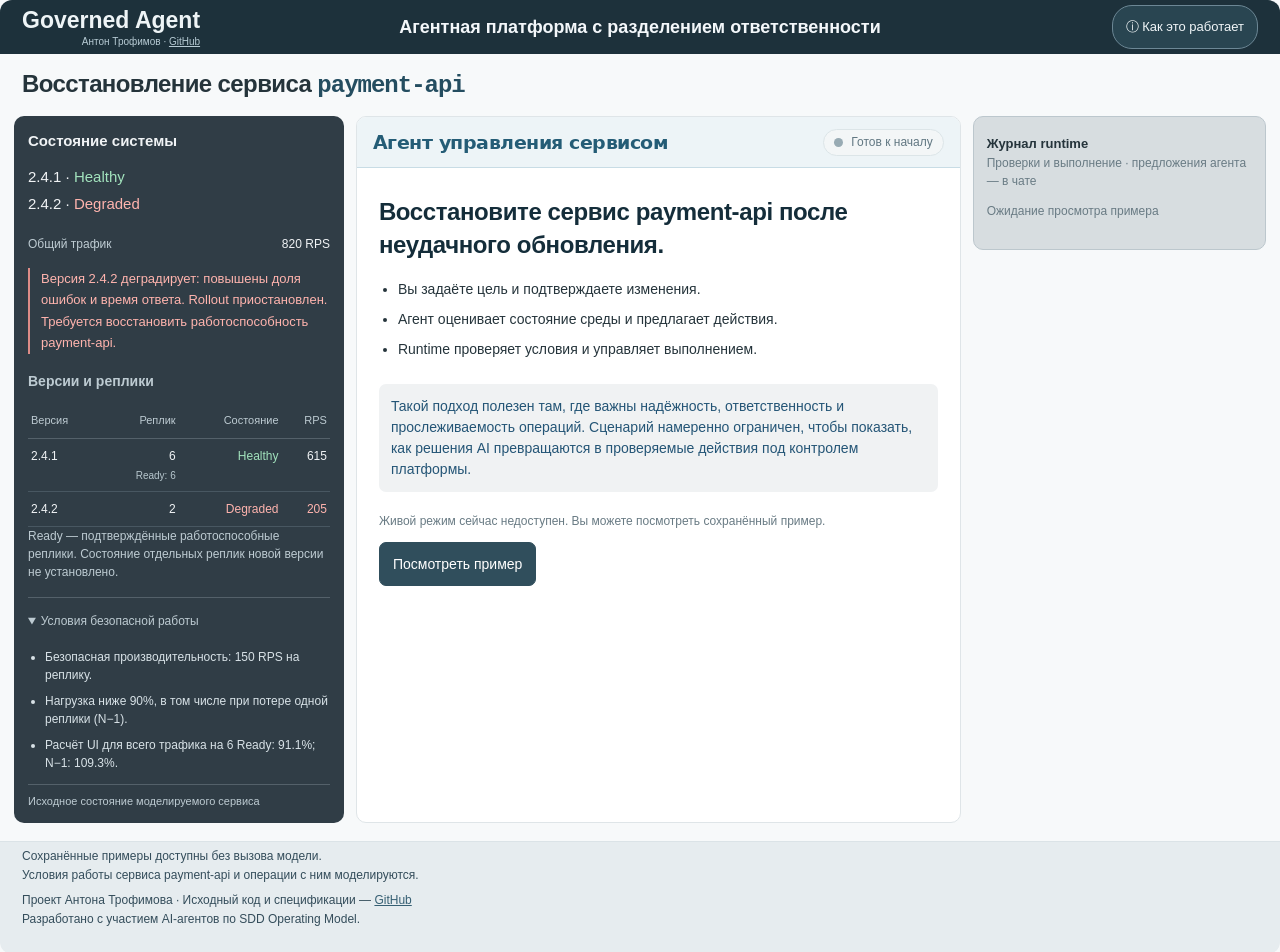
<file: gov-agent/index.html>
<!doctype html><html lang="ru"><head><meta charset="UTF-8"/><meta name="viewport" content="width=device-width, initial-scale=1.0"/><meta name="theme-color" content="#142d36"/><title>Governed Agent — результаты запусков</title>  <script type="module" crossorigin src="./assets/index-LPJ-sM3U.js"></script>
  <link rel="stylesheet" crossorigin href="./assets/index-H6n1h6aP.css">
</head><body><div id="root"></div></body></html>
</file>
<file: gov-agent/assets/index-H6n1h6aP.css>
body>div{max-width:1440px;margin:auto}#operator-workspace{color:#25343b;background:#f2f4f5;border-radius:12px;font:14px/1.5 Segoe UI,Arial,sans-serif;overflow:hidden}#operator-workspace *{box-sizing:border-box}#operator-workspace button,#operator-workspace textarea,#operator-workspace select{font:inherit}#operator-workspace button{cursor:pointer}#operator-workspace button:disabled{cursor:default;opacity:.5}#operator-workspace button:focus-visible,#operator-workspace summary:focus-visible,#operator-workspace textarea:focus-visible,#operator-workspace select:focus-visible{outline-offset:3px;outline:3px solid #6b9eae}#operator-workspace p{margin:0 0 12px}#operator-workspace h2{margin:0;font-size:15px;font-weight:600}#operator-workspace h3{margin:0 0 18px;font-size:19px;font-weight:600;line-height:1.4}#operator-workspace .prototype{color:#52636c;background:#e6ecee;padding:8px 20px;font-size:12px}#operator-workspace .brandbar{color:#eef4f6;background:#1d313b;justify-content:space-between;align-items:center;gap:16px;padding:18px 22px;display:flex}#operator-workspace .brand{font-size:17px;font-weight:600}#operator-workspace .brand small{letter-spacing:2px;color:#a5bcc6;font-size:10px;font-weight:400;display:block}#operator-workspace .context{flex-wrap:wrap;justify-content:space-between;align-items:center;gap:12px;padding:14px 22px;display:flex}#operator-workspace .context span{color:#60747c;font-size:12px}#operator-workspace .workspace{grid-template-columns:minmax(230px,.85fr) minmax(330px,1.6fr) minmax(180px,.7fr);align-items:start;gap:12px;padding:0 14px 18px;display:grid}#operator-workspace .state{color:#f0f3f5;background:#303d46;border-radius:10px;min-width:0;padding:18px 15px}#operator-workspace .subtle{color:#697b84;font-size:12px}#operator-workspace .state .subtle{color:#bdcbd2}#operator-workspace .state-head{justify-content:space-between;align-items:start;gap:12px;margin-bottom:18px;display:flex}#operator-workspace .status-pill{color:#ffe2b1;background:#495151;border-radius:5px;margin-bottom:14px;padding:4px 8px;font-size:11px;display:inline-block}#operator-workspace .state details summary{color:#bdcbd2;cursor:pointer;padding:6px 0;font-size:12px}#operator-workspace table{border-collapse:collapse;font-variant-numeric:tabular-nums;width:100%;margin-top:8px;font-size:12px}#operator-workspace th{color:#bdcbd2;text-align:right;border-bottom:1px solid #54616a;padding:9px 3px;font-size:11px;font-weight:400}#operator-workspace td{text-align:right;vertical-align:top;border-bottom:1px solid #485761;padding:12px 3px}#operator-workspace th:first-child,#operator-workspace td:first-child{text-align:left}#operator-workspace td small{color:#b7c7ce;margin-top:3px;font-size:10px;display:block}#operator-workspace .issue{color:#ffb4ae}#operator-workspace .state dl{margin:18px 0 0;font-size:12px}#operator-workspace .state dl>div{justify-content:space-between;gap:12px;margin:12px 0;display:flex}#operator-workspace dt{color:#bdcbd2}#operator-workspace dd{text-align:right;margin:0}#operator-workspace .state-foot{color:#bdcbd2;border-top:1px solid #54616a;margin-top:18px;padding-top:12px;font-size:11px}#operator-workspace .chat{background:#fff;border:1px solid #dfe5e8;border-radius:10px;min-width:0;overflow:hidden}#operator-workspace .chat-head{border-bottom:1px solid #e7ecee;justify-content:space-between;align-items:center;gap:10px;padding:17px 18px;display:flex}#operator-workspace .chat-head .subtle{margin-top:3px}#operator-workspace .stop-wrap{flex-shrink:0;position:relative}#operator-workspace .stop{background:0 0;border:0;border-radius:50%;place-items:center;width:44px;height:44px;display:grid}#operator-workspace .stop-ring{border:1px solid #d8dfe2;border-radius:50%;place-items:center;width:29px;height:29px;display:grid}#operator-workspace .stop-square{background:#a55b58;border-radius:1px;width:9px;height:9px}#operator-workspace .stop-tip{color:#fff;z-index:2;background:#263841;border-radius:6px;width:180px;padding:7px 10px;font-size:12px;display:none;position:absolute;top:46px;right:0}#operator-workspace .stop-wrap:hover .stop-tip,#operator-workspace .stop-wrap:focus-within .stop-tip{display:block}#operator-workspace .welcome{padding:28px 22px}#operator-workspace .welcome ul{margin:18px 0 24px;padding-left:19px}#operator-workspace .welcome li{margin:9px 0}#operator-workspace .buttons{flex-wrap:wrap;gap:8px;margin-top:18px;display:flex}#operator-workspace .action{color:#29414b;background:#fff;border:1px solid #cad5da;border-radius:7px;min-height:44px;padding:10px 13px}#operator-workspace .primary{color:#fff;background:#304e5c;border-color:#304e5c}#operator-workspace .messages{gap:24px;min-width:0;padding:22px 20px;display:grid}#operator-workspace .author{color:#6b7b84;margin-bottom:7px;font-size:11px}#operator-workspace .user-message{overflow-wrap:anywhere;background:#edf2f4;border-radius:12px 12px 2px;justify-self:end;max-width:93%;padding:12px 15px}#operator-workspace .proposal{border-left:3px solid #d1dde2;margin-top:14px;padding-left:14px}#operator-workspace .proposal strong{margin-bottom:8px;font-weight:600;display:block}#operator-workspace .consent-note{color:#6b7b84;margin:12px 0 0;font-size:11px}#operator-workspace .runtime-message{background:#f3f6f7;border-radius:7px;padding:13px 15px}#operator-workspace .compose{border-top:1px solid #e7ecee;padding:16px 18px}#operator-workspace .suggestion{color:#45616e;text-align:left;background:#f4f7f8;border:1px solid #dbe3e6;border-radius:16px;margin-bottom:10px;padding:7px 11px;font-size:12px}#operator-workspace textarea{resize:vertical;color:#25343b;background:#fff;border:1px solid #cbd7dd;border-radius:8px;width:100%;min-height:82px;padding:12px;font-size:16px;line-height:1.4;display:block}#operator-workspace textarea:disabled{color:#71808a;background:#f4f6f7}#operator-workspace .compose-row{justify-content:space-between;align-items:center;gap:12px;margin-top:10px;display:flex}#operator-workspace .compose-note{color:#6b7b84;margin-top:10px;font-size:11px}#operator-workspace .journal{background:#eaf0f2;border:1px solid #dbe3e7;border-radius:10px;min-width:0;padding:17px 13px}#operator-workspace .journal h2{font-size:13px}#operator-workspace .journal ol{color:#425c68;margin:20px 0 0;padding:0;font:11px/1.6 ui-monospace,Consolas,monospace;list-style:none}#operator-workspace .journal li{overflow-wrap:anywhere;border-bottom:1px solid #d7e1e6;padding:9px 0}#operator-workspace .journal time{color:#70848f;font-size:10px;display:block}#operator-workspace select{color:#29414b;background:#fff;border:1px solid #cad5da;border-radius:7px;width:100%;max-width:100%;min-height:44px;padding:10px}#operator-workspace [hidden]{display:none!important}@media (width<=860px){#operator-workspace .workspace{grid-template-columns:minmax(220px,.85fr) minmax(300px,1.6fr)}#operator-workspace .journal{grid-column:1/-1}}@media (width<=620px){#operator-workspace .workspace{grid-template-columns:minmax(0,1fr);padding:0 10px 14px}#operator-workspace .brandbar{padding:16px}#operator-workspace .context{padding:12px 16px}#operator-workspace .state{padding:14px 16px}#operator-workspace .state-head{margin-bottom:8px}#operator-workspace .status-pill{margin:0 0 8px}#operator-workspace .chat-head{padding:15px}#operator-workspace .welcome,#operator-workspace .messages{padding:20px 16px}#operator-workspace .brandbar>.subtle{display:none}#operator-workspace .journal{grid-column:auto}}#operator-workspace .health-ok{color:#a2e3bd}#operator-workspace .incident-description{color:#edf2f5;margin:18px 0 0;font-size:13px;line-height:1.65}#operator-workspace .chat-head h2{letter-spacing:-.4px;color:#142d3a;font-size:21px;font-weight:700;line-height:1.25}#operator-workspace .agent-controls{align-items:center;gap:5px;margin-top:5px;font-size:12px;display:flex}#operator-workspace .agent-controls .is-active{color:#25784c;font-weight:600}#operator-workspace .agent-controls .is-active:before{content:"";background:#359564;border-radius:50%;width:7px;height:7px;margin-right:6px;display:inline-block}#operator-workspace .welcome h3{color:#142d3a;letter-spacing:-.4px;font-size:24px;font-weight:700;line-height:1.35}#operator-workspace .context strong{color:#183847;font-size:16px}#operator-workspace .stop-tip{left:0;right:auto}#operator-workspace .workspace{grid-template-columns:minmax(258px,1fr) minmax(330px,1.6fr) minmax(165px,.65fr)}@media (width<=880px){#operator-workspace .workspace{grid-template-columns:minmax(250px,1fr) minmax(300px,1.5fr)}#operator-workspace .journal{grid-column:1/-1}}@media (width<=620px){#operator-workspace .workspace{grid-template-columns:minmax(0,1fr)}#operator-workspace .chat-head h2{font-size:20px}#operator-workspace .welcome h3{font-size:22px}}#operator-workspace .brandbar{flex-wrap:wrap;align-items:flex-start;gap:20px;padding:22px}#operator-workspace .platform-concept strong{color:#f3f7fa;font-size:14px;font-weight:600}#operator-workspace .platform-concept ul{color:#c4d4dc;flex-wrap:wrap;gap:5px 18px;margin:9px 0 0;padding:0;font-size:12px;list-style:none;display:flex}#operator-workspace .context{padding-top:22px;padding-bottom:20px}#operator-workspace .context strong{letter-spacing:-.6px;font-size:24px;font-weight:650;line-height:1.3}#operator-workspace .context .service-name{font:inherit;color:#244d60;letter-spacing:-1px;font-family:ui-monospace,Consolas,monospace}#operator-workspace .incident-description{border-left:2px solid #8eabb5;padding-left:11px}#operator-workspace .incident-error{color:#ffb4ae;border-left-color:#dd8c87}#operator-workspace .incident-pending{color:#f2d39a;border-left-color:#ba9a5b}#operator-workspace .incident-resolved{color:#a2e3bd;border-left-color:#70ae8d}#operator-workspace .page-notes{color:#62737e;border-top:1px solid #dbe3e7;padding:16px 22px 20px;font-size:11px}#operator-workspace .page-notes p{margin:0 0 5px}@media (width<=620px){#operator-workspace .context strong{font-size:21px}#operator-workspace .platform-concept ul{display:block}#operator-workspace .platform-concept li{margin-top:3px}}#operator-workspace .platform-concept{max-width:560px}#operator-workspace .responsibility-line{color:#c4d4dc;text-wrap:pretty;margin:8px 0 0;font-size:12px;line-height:1.65}#operator-workspace .chat-head{background:#edf4f7;border-bottom:1px solid #c8dce5}#operator-workspace .chat-head h2{color:#245c76;font-style:italic;font-weight:650}#operator-workspace .chat-head .agent-service{color:#245c76;letter-spacing:-.3px;margin-top:6px;font:500 18px/1.4 ui-monospace,Consolas,monospace}#operator-workspace .workspace{align-items:stretch}#operator-workspace .journal{align-self:start}#operator-workspace .agent-controls{gap:7px;font-size:14px}#operator-workspace #gov-status{color:#4d6471}#operator-workspace #gov-status.is-active{color:#25784c}#operator-workspace .stop-ring{background:#fff;border-color:#caa4a1}#operator-workspace .stop-square{background:#b65c55;width:10px;height:10px}#operator-workspace .stop:disabled{opacity:.72}#operator-workspace .stop:not(:disabled):hover .stop-ring{background:#fff7f6;border-color:#b65c55}#operator-workspace .chat-head{padding:16px 22px}#operator-workspace .page-notes{color:#344d5b;background:#e6ecef;font-size:12px;line-height:1.6}#operator-workspace .page-notes p{color:#344d5b}#operator-workspace .mobile-state-summary{display:none}#operator-workspace .total-traffic{margin:12px 0 16px}#operator-workspace .total-traffic>div{margin:0}#operator-workspace .incident-description{margin:15px 0}#operator-workspace .conditions{border-top:1px solid #54616a;margin-top:16px;padding-top:8px}#operator-workspace .conditions ul{color:#d8e2e7;padding-left:17px;font-size:12px}#operator-workspace .conditions li{margin:8px 0}#operator-workspace .choose-mode{color:#253f4c;margin:22px 0 10px;font-size:17px;font-weight:600}#operator-workspace .welcome .buttons{margin-top:0}#operator-workspace .suggestion{max-width:100%;display:block}@media (width>=621px){#operator-workspace #gov-state-details>summary{display:none}}@media (width<=620px){#operator-workspace{font-size:16px;line-height:1.5}#operator-workspace .mobile-state-summary{gap:5px;margin:12px 0;font-size:15px;display:grid}#operator-workspace .state dl{font-size:15px}#operator-workspace .state h2{font-size:17px}#operator-workspace .state table,#operator-workspace .state th{font-size:14px}#operator-workspace .state details summary{padding:12px 0;font-size:14px}#operator-workspace .incident-description{font-size:15px;line-height:1.5}#operator-workspace .subtle,#operator-workspace .state .subtle,#operator-workspace .author,#operator-workspace .compose-note,#operator-workspace .consent-note,#operator-workspace .prototype,#operator-workspace .responsibility-line,#operator-workspace .conditions ul,#operator-workspace .page-notes{font-size:13px;line-height:1.5}#operator-workspace .action,#operator-workspace .suggestion,#operator-workspace .agent-controls{font-size:15px}#operator-workspace .status-pill{font-size:13px}#operator-workspace .journal ol{font-size:13px;line-height:1.5}#operator-workspace .journal time{font-size:12px}#operator-workspace .choose-mode{font-size:18px}}#operator-workspace .mobile-state-summary{gap:5px;margin:12px 0;font-size:14px;display:grid}#operator-workspace #gov-state-details>summary{display:list-item}@media (width<=620px){#operator-workspace .mobile-state-summary{font-size:15px}}body{background:#f2f4f5;margin:0}#operator-workspace{max-width:1440px;margin:auto}#operator-workspace .brand{color:inherit;text-decoration:none}#operator-workspace h1{letter-spacing:-.6px;margin:0;font-size:26px;line-height:1.35}#operator-workspace .service-name{color:#244d60;font-family:ui-monospace,Consolas,monospace}#operator-workspace .run-picker{max-width:560px;padding:0 14px 16px}#operator-workspace .run-picker label{margin-bottom:6px;display:block}#operator-workspace .version-summary{font-size:15px;line-height:1.8}#operator-workspace .messages{flex-direction:column;gap:16px;max-height:600px;display:flex;overflow:auto}#operator-workspace .messages p{white-space:pre-wrap;overflow-wrap:anywhere}#operator-workspace .source{overflow-wrap:anywhere;color:#637883;font-size:11px;display:block}#operator-workspace .tool-name{overflow-wrap:anywhere;margin-bottom:8px;display:block}#operator-workspace .replay-note,#operator-workspace .playback{background:#f3f6f7;padding:12px 20px;font-size:13px}#operator-workspace .report{background:#fff;border-radius:10px;margin:0 14px 20px;padding:18px}#operator-workspace pre{white-space:pre-wrap;overflow-wrap:anywhere;font-size:13px}#operator-workspace .table-scroll{overflow-x:auto}#operator-workspace .empty{padding:30px}#operator-workspace .outcome{border-top:1px solid #d3dfe4;padding-top:18px}#operator-workspace .choose-mode{font-size:18px}@media (width<=620px){#operator-workspace{font-size:16px}#operator-workspace h1{font-size:22px}#operator-workspace .subtle,#operator-workspace .source,#operator-workspace .author{font-size:13px}#operator-workspace table,#operator-workspace th,#operator-workspace .state details summary{font-size:14px}#operator-workspace .messages{max-height:70vh}#operator-workspace .suggestion{font-size:14px}}#operator-workspace .run-picker{max-width:650px;margin-left:32%}#operator-workspace .replaying .chat,#operator-workspace .replaying .journal{flex-direction:column;height:760px;min-height:480px;max-height:85vh;display:flex}#operator-workspace .replaying .messages{flex:1;min-height:0;max-height:none;overflow:auto}#operator-workspace .replaying .journal ol{flex:1;min-height:0;margin-top:10px;overflow:auto}#operator-workspace .chat-head,#operator-workspace .playback,#operator-workspace .replay-note{flex-shrink:0}#operator-workspace .translation-note{color:#637883;flex-shrink:0;margin:0;padding:12px 20px;font-size:12px}#operator-workspace .event-details{overflow-wrap:anywhere;margin-top:8px;font-size:13px}#operator-workspace .event-details summary{cursor:pointer;color:#45616e}#operator-workspace .event-details ul{padding-left:18px}#operator-workspace .event-details li{margin:8px 0}#operator-workspace .versions h3{color:#bdcbd2;margin:18px 0 4px;font-size:14px}#operator-workspace .value-changed{color:#172b36;background:#e4cf79;border-radius:3px;outline:2px solid #e4cf79;animation:1.5s ease-out state-emphasis}@keyframes state-emphasis{0%{box-shadow:0 0 0 5px #e4cf7966}to{box-shadow:0 0 #0000}}@media (prefers-reduced-motion:reduce){#operator-workspace .value-changed{animation:none}}@media (width<=880px){#operator-workspace .replaying .journal{height:360px;min-height:240px}}@media (width<=620px){#operator-workspace .run-picker{margin-left:0}#operator-workspace .translation-note{font-size:13px}#operator-workspace .replaying .chat{height:740px;max-height:none}#operator-workspace .versions h3{font-size:15px}}#operator-workspace .summary-label{margin-top:-5px;margin-bottom:16px}#operator-workspace .original-label{margin-bottom:7px}#operator-workspace .recorded-decision{margin-bottom:14px}#operator-workspace .recorded-decision .buttons{margin-top:6px}#operator-workspace .recorded-decision .selected-decision:disabled{opacity:1;color:#285d40;background:#e1eee7;border-color:#749d87}#operator-workspace .compact-state{display:none}#operator-workspace .value-changed{animation-duration:2s}#operator-workspace .help-trigger{color:#f1f6f8;background:#294551;border:1px solid #6c8795;border-radius:20px;align-items:center;min-height:44px;margin-top:10px;padding:6px 13px;font-size:13px;display:inline-flex}#operator-workspace .help-trigger:hover{background:#365967}#operator-workspace .about-dialog{color:#25343b;background:#fff;border:1px solid #cad6dc;border-radius:16px;width:min(640px,100% - 32px);max-height:85dvh;padding:25px;line-height:1.6;overflow:auto}#operator-workspace .about-dialog::backdrop{background:#142d3680}#operator-workspace .about-dialog h2{clear:both;margin:14px 0;font-size:24px;line-height:1.3}#operator-workspace .about-dialog h3{margin:20px 0 10px;font-size:18px}#operator-workspace .about-dialog li{margin:10px 0}#operator-workspace .close-help{float:right}#operator-workspace .about-notes{color:#536975;border-top:1px solid #dbe3e7;padding-top:16px;font-size:13px}@media (width<=620px){#operator-workspace{overflow:visible}#operator-workspace .replaying .chat{height:auto;min-height:0;max-height:none;display:block;overflow:visible}#operator-workspace .replaying .messages{height:auto;max-height:none;display:flex;overflow:visible}#operator-workspace .compact-state{z-index:5;color:#eef4f6;background:#354750;border-radius:8px 8px 0 0;padding:10px 15px;font-size:12px;line-height:1.5;text-decoration:none;display:block;position:sticky;top:0;box-shadow:0 2px 6px #15283226}#operator-workspace .compact-state span,#operator-workspace .compact-state strong{display:block}#operator-workspace .messages article{scroll-margin-top:100px}#operator-workspace .playback{z-index:4;padding:8px 12px;position:sticky;bottom:0;box-shadow:0 -2px 6px #15283218}#operator-workspace .playback .buttons{gap:6px}#operator-workspace .playback .action{padding:8px 10px;font-size:14px}#operator-workspace .about-dialog{border-radius:18px 18px 0 0;width:100%;max-width:none;max-height:90dvh;margin:auto 0 0;padding:20px}}#operator-workspace .brandbar{grid-template-columns:minmax(220px,.7fr) minmax(0,1.8fr);align-items:center;gap:24px;padding:24px;display:grid}#operator-workspace .brand{color:#eef4f6;font-size:26px;text-decoration:none}#operator-workspace .brand small{font-size:12px}#operator-workspace .platform-concept{grid-template-columns:minmax(0,1fr) auto;align-items:center;gap:8px 18px;max-width:none;display:grid}#operator-workspace .platform-concept strong{text-align:center;grid-area:1/1;font-size:20px;line-height:1.35}#operator-workspace .help-trigger{white-space:nowrap;grid-area:1/2/3;align-self:center;margin:0}#operator-workspace .responsibility-line{text-align:center;grid-area:2/1;margin:0;font-size:14px}#operator-workspace .value-explanation{color:#245576;font-weight:500}#operator-workspace .scenario-note{color:#304c5b;background:#e8eef1;border-left:3px solid #758e9c;border-radius:5px;margin:0 14px 16px;padding:12px 16px}#operator-workspace .scenario-note p{margin:5px 0 0}#operator-workspace .failure-status{color:#ad3434}#operator-workspace .project-credit{margin-top:14px}#operator-workspace .project-credit a{color:#365f73}#operator-workspace .messages article{flex-shrink:0}@media (width>=1200px){#operator-workspace .workspace{grid-template-columns:minmax(290px,.9fr) minmax(400px,1.65fr) minmax(240px,.8fr)}}@media (width<=1000px){#operator-workspace .platform-concept strong{font-size:17px}#operator-workspace .brandbar{grid-template-columns:minmax(180px,.6fr) minmax(0,1.8fr)}}@media (width<=620px){#operator-workspace .brandbar{gap:16px;padding:16px;display:flex}#operator-workspace .brand{font-size:22px}#operator-workspace .brand small{font-size:11px}#operator-workspace .platform-concept{flex-wrap:wrap;gap:10px;display:flex}#operator-workspace .platform-concept strong{font-size:14px}#operator-workspace .responsibility-line{order:1;width:100%;font-size:12px}#operator-workspace .workspace{padding-left:16px;padding-right:16px}#operator-workspace .replaying .chat{height:100svh;min-height:32rem;max-height:none;display:flex;overflow:visible}#operator-workspace .replaying .messages{flex:1;gap:12px;height:auto;min-height:0;padding:12px;font-size:14px;overflow:auto}#operator-workspace .compact-state{z-index:5;flex-shrink:0;position:sticky;top:0}#operator-workspace .compact-state span span,#operator-workspace .compact-state strong span{display:inline}#operator-workspace .playback{position:static}#operator-workspace .replay-note,#operator-workspace .translation-note{padding:8px 12px;font-size:12px}#operator-workspace .about-dialog{padding:18px;font-size:15px;line-height:1.5}#operator-workspace .about-dialog h2{font-size:22px}#operator-workspace .about-dialog h3{margin:16px 0 8px;font-size:17px}#operator-workspace .about-dialog li{margin:8px 0}#operator-workspace .replaying .chat-head{padding:10px 14px}#operator-workspace .replaying .chat-head h2{font-size:18px}#operator-workspace .replaying .agent-controls{margin-top:3px;font-size:13px}#operator-workspace .replaying .replay-note,#operator-workspace .replaying .translation-note{padding:6px 12px;line-height:1.4}#operator-workspace .replaying .messages .summary-label{margin-bottom:12px}}body,#operator-workspace{background:#f7f9fa}#operator-workspace .brandbar{grid-template-columns:minmax(220px,1fr) minmax(0,2.6fr) minmax(220px,1fr)}#operator-workspace .platform-concept{text-align:center;min-width:0;display:block}#operator-workspace .platform-concept strong{display:block}#operator-workspace .responsibility-line{margin:8px 0 0}#operator-workspace .help-trigger{grid-area:1/3;place-self:center end}#operator-workspace .value-explanation{background:#f0f2f3;border-radius:8px;padding:12px 14px}#operator-workspace .journal{background:#d7dde0;border-color:#bcc7cd}#operator-workspace .journal li{border-bottom-color:#bcc7cd}#operator-workspace .runtime-message{background:#f0f3f5;border:1px solid #e2e8ec}#operator-workspace .user-message{background:#e7eff4;border:1px solid #d6e2ea}#operator-workspace .scenario-note{background:#d6e0e7;border-left-color:#607b8c;gap:14px;display:flex}#operator-workspace .scenario-symbol{border:2px solid #496678;border-radius:50%;flex:0 0 28px;place-items:center;height:28px;margin-top:2px;font-weight:700;display:grid}#operator-workspace .run-summary{max-height:32vh;padding:10px 0;font-size:13px;overflow:auto}#operator-workspace .run-summary p{margin:6px 0}#operator-workspace .run-summary small{color:#536975}@media (width>=621px) and (width<=1000px){#operator-workspace .brandbar{grid-template-columns:1fr auto;gap:16px}#operator-workspace .platform-concept{grid-area:2/1/auto/-1}#operator-workspace .help-trigger{grid-area:1/2}}@media (width<=620px){#operator-workspace .brandbar{justify-content:space-between;display:flex}#operator-workspace .platform-concept{order:2;width:100%}#operator-workspace .help-trigger{order:1}#operator-workspace .replaying .messages{font-size:12px}#operator-workspace .messages .subtle,#operator-workspace .messages .source,#operator-workspace .messages .author,#operator-workspace .messages .event-details{font-size:11px}#operator-workspace .translation-note,#operator-workspace .replaying .translation-note{padding:7px 12px;font-size:11px;line-height:1.4}}#operator-workspace .event-counter{flex-wrap:wrap;align-items:center;gap:6px;display:flex}#operator-workspace .event-help{display:contents}#operator-workspace .event-help summary{cursor:pointer;color:#36596b;justify-content:center;align-items:center;min-width:32px;min-height:28px;font-size:16px;list-style:none;display:inline-flex}#operator-workspace .event-help summary::-webkit-details-marker{display:none}#operator-workspace .event-help .run-summary{flex-basis:100%}#operator-workspace .summary-heading{justify-content:space-between;align-items:center;gap:12px;display:flex}#operator-workspace .close-event-help{flex:none}#operator-workspace .playback{padding-top:6px;padding-bottom:8px}#operator-workspace .playback .buttons{margin-top:4px}#operator-workspace .live-input{border-top:1px solid #d8e1e6;padding:12px 18px}#operator-workspace .live-input label{margin-bottom:6px;display:block}#operator-workspace .live-input textarea{resize:vertical;width:100%;min-height:76px;font:inherit;border:1px solid #aabac4;border-radius:8px;margin-bottom:8px;padding:10px;display:block}#operator-workspace .live-input small{color:#526875;margin-top:8px;display:block}#operator-workspace .live-suggestions{flex-wrap:wrap;gap:6px;margin-bottom:12px;display:flex}#operator-workspace .live-suggestions .action{text-align:left;padding:6px 9px;font-size:12px}#operator-workspace .live-stop{color:#aa4242;cursor:pointer;background:0 0;border:1px solid #c48e8e;border-radius:50%;width:40px;height:40px;margin-left:8px}#operator-workspace .live-workspace .messages{overscroll-behavior:auto;height:54vh;min-height:260px;overflow-y:auto}#operator-workspace .live-workspace .journal ol{max-height:65vh;overflow-y:auto}@media (width<=620px){#operator-workspace .live-workspace .messages{height:55svh;min-height:220px;margin:0 8px;font-size:12px}#operator-workspace .live-input{padding:10px 16px}}#operator-workspace .messages{align-content:start}#operator-workspace .messages .user-message{text-align:left;background:#f6ecef;border:1px solid #eadde2;place-self:flex-end end;width:97%;max-width:97%;margin-left:3%}#operator-workspace .messages .agent-message{overflow-wrap:anywhere;background:#e7f0f5;border:1px solid #d7e4ed;border-radius:9px;place-self:flex-start start;width:97%;margin-right:3%;padding:13px 15px}#operator-workspace .messages .runtime-message{overflow-wrap:anywhere;background:#f0f3f4;border:1px solid #e2e8eb;place-self:flex-start start;width:97%;margin-right:3%}#operator-workspace .live-navigation{flex-wrap:wrap;align-items:center;gap:8px;padding:0 14px 12px;display:flex}#operator-workspace .live-navigation small{color:#536b78}#operator-workspace .simulator-label{color:#536b78;margin-left:auto;font-size:12px}#operator-workspace .admission-notice{color:#864c4c;overflow-wrap:anywhere;background:#f7ecec;border-left:3px solid #bc8585;border-radius:4px;flex-basis:100%;margin:0;padding:8px 12px}#operator-workspace .live-workspace .chat{flex-direction:column;height:clamp(500px,100svh - 220px,900px);min-height:0;max-height:none;display:flex;overflow:hidden}#operator-workspace .live-workspace .chat-head,#operator-workspace .live-input{flex-shrink:0}#operator-workspace .live-workspace .messages{flex:1;gap:14px;height:auto;min-height:100px;padding:14px;overflow:auto}#operator-workspace .live-workspace .journal{flex-direction:column;max-height:clamp(500px,100svh - 220px,900px);display:flex}#operator-workspace .live-workspace .journal ol{min-height:0;max-height:none;overflow:auto}#operator-workspace .live-input textarea{min-height:56px;max-height:120px}#operator-workspace .inactive-composer textarea{resize:none;color:#526d7c;opacity:1;background:#f4f7f8;min-height:52px;margin:0;font-size:13px;font-style:italic;line-height:1.5}#operator-workspace .compose-actions{align-items:center;gap:12px;display:flex}#operator-workspace .compose-actions small{margin:0}#operator-workspace .confirmation-actions .buttons{margin-top:8px;margin-bottom:8px}#operator-workspace .decision-choice{color:#286447;background:#e6f0e9;border:1px solid #b8cec0;border-radius:6px;margin-bottom:8px;padding:5px 9px;display:inline-block}#operator-workspace .decision-choice.rejected{color:#854850;background:#f4e5e8;border-color:#d8b7be}#operator-workspace .empty-dialog{color:#536b78;font-size:13px}@media (width>=621px) and (height<=900px){#operator-workspace .brandbar{padding-top:12px;padding-bottom:12px}#operator-workspace .context{padding-top:10px;padding-bottom:10px}#operator-workspace .context h1{margin:4px 0;font-size:24px}#operator-workspace .chat-head{padding:12px 16px}#operator-workspace .state{padding:14px}#operator-workspace .state-head{margin-bottom:10px}#operator-workspace .state td{padding:8px 3px}#operator-workspace .state-foot{margin-top:10px;padding-top:8px}#operator-workspace .live-input{padding:8px 14px}#operator-workspace .live-suggestions{margin-bottom:6px}}@media (width<=620px){#operator-workspace .live-navigation{padding:0 10px 10px}#operator-workspace .simulator-label{flex-basis:100%;margin-left:0}#operator-workspace .live-workspace .chat{height:85svh;min-height:480px;overflow:visible}#operator-workspace .live-workspace .messages{height:auto;min-height:100px;margin:0 8px;font-size:12px}#operator-workspace .live-workspace .journal{max-height:65svh}#operator-workspace .live-workspace .compact-state{flex-shrink:0}#operator-workspace .live-input{padding:8px 14px}#operator-workspace .inactive-composer textarea{font-size:12px}}@font-face{font-family:Workspace Heading;src:url(./DejaVuSans-Bold-CzwkHTd-.woff)format("woff");font-weight:700;font-style:normal;font-display:swap}#operator-workspace .chat-head h2{letter-spacing:-.5px;font-family:Workspace Heading,Segoe UI,sans-serif;font-style:normal;font-weight:700}#operator-workspace .actor-label{color:#273b46;background:#dce4e8;border-radius:5px;padding:2px 6px;font-weight:600;display:inline-block}#operator-workspace .agent-message .actor-label{background:#d4e4ed}#operator-workspace .user-message .actor-label{background:#ead9e0}#operator-workspace .task-toolbar{flex-wrap:wrap;align-items:center;gap:14px;padding:14px;display:flex}#operator-workspace .task-toolbar h1{font-size:24px}#operator-workspace .live-toolbar h1{padding-top:6px}#operator-workspace .task-toolbar .live-navigation{flex:1;justify-content:flex-end;padding:0}#operator-workspace .task-toolbar .simulator-label{text-align:right;flex-basis:100%}#operator-workspace .task-toolbar .run-picker{min-width:0;max-width:none;margin:0;padding:0}#operator-workspace .task-toolbar .run-picker label{margin-bottom:3px;font-size:12px}@media (width>=881px){#operator-workspace .brandbar{grid-template-columns:minmax(180px,1fr) minmax(0,2.6fr) minmax(180px,1fr);gap:14px;padding:12px 22px}#operator-workspace .brand{font-size:23px}#operator-workspace .brand small,#operator-workspace.working-mode .responsibility-line{display:none}#operator-workspace .platform-concept{grid-area:1/2}#operator-workspace .help-trigger{grid-area:1/3}#operator-workspace .platform-concept strong{font-size:18px}#operator-workspace .workspace.replaying{align-items:stretch}#operator-workspace .replaying .chat,#operator-workspace .replaying .journal{align-self:stretch;height:auto;min-height:0;max-height:none;position:relative}#operator-workspace .replaying .messages,#operator-workspace .replaying .journal ol{flex:1 1 0;height:0;min-height:120px;max-height:none;overflow:auto}#operator-workspace .replaying .state{min-height:660px}#operator-workspace .chat-head{padding:12px 16px}#operator-workspace .chat-head>div{flex-wrap:wrap;justify-content:space-between;align-items:center;gap:12px;width:100%;display:flex}#operator-workspace .chat-head h2{font-size:19px}#operator-workspace .agent-controls{flex-shrink:0;margin:0 0 0 auto;font-size:13px}#operator-workspace .messages{gap:10px;padding:12px 14px;font-size:13px}#operator-workspace .messages article{padding:10px 12px}#operator-workspace .messages p{margin-bottom:8px}#operator-workspace .messages p:last-child{margin-bottom:0}#operator-workspace .messages .author,#operator-workspace .messages .event-details,#operator-workspace .messages summary{font-size:12px}#operator-workspace .messages .author{margin-bottom:6px}#operator-workspace .messages .summary-label{margin-top:0;margin-bottom:8px}#operator-workspace .messages .original-label{margin-bottom:4px}#operator-workspace .recorded-decision{margin-bottom:6px}#operator-workspace .outcome{padding-top:12px}#operator-workspace .outcome h3{margin-bottom:6px}#operator-workspace .playback{flex-wrap:wrap;justify-content:space-between;align-items:center;gap:10px;display:flex;position:relative}#operator-workspace .playback .buttons{order:0;margin:0}#operator-workspace .event-counter{order:1;margin-left:auto}#operator-workspace .event-help .run-summary{z-index:6;background:#f3f6f7;border:1px solid #cad5da;border-radius:8px;width:min(460px,100% - 16px);padding:12px 14px;position:absolute;bottom:100%;right:8px;box-shadow:0 3px 12px #20364220}#operator-workspace .demo-toolbar{grid-template-columns:minmax(258px,1fr) minmax(330px,1.6fr) minmax(165px,.65fr);gap:12px;display:grid}#operator-workspace .demo-toolbar h1{font-size:21px}#operator-workspace .demo-toolbar .run-picker{grid-column:2}}@media (width>=1200px){#operator-workspace .demo-toolbar{grid-template-columns:minmax(290px,.9fr) minmax(400px,1.65fr) minmax(240px,.8fr)}}@media (width<=880px){#operator-workspace .task-toolbar .run-picker{width:100%}#operator-workspace .task-toolbar .live-navigation{flex-basis:100%;justify-content:flex-start}#operator-workspace .task-toolbar .simulator-label{text-align:left}}@media (width<=620px){#operator-workspace .task-toolbar h1{font-size:22px}}#task-heading{scroll-margin-top:12px}#operator-workspace .owner-return{background:#e8f0f3;border:1px solid #cedce2;border-radius:8px;flex-wrap:wrap;justify-content:space-between;align-items:center;gap:12px;margin:0 14px 12px;padding:8px 12px;font-size:13px;display:flex}#operator-workspace .live-workspace .live-navigation{border-top:1px solid #e7ecee;flex-wrap:wrap;flex-shrink:0;justify-content:flex-end;align-items:center;gap:8px;padding:8px 14px;display:flex}#operator-workspace .live-navigation small{color:#647b88;font-size:11px;font-style:italic}#operator-workspace .journal .simulator-label{color:#526975;margin:5px 0 8px;font-size:11px;line-height:1.4;display:block}@media (width>=881px){#operator-workspace .workspace.replaying{height:clamp(620px,100svh - 100px,780px);padding-bottom:14px}#operator-workspace .replaying .state,#operator-workspace .replaying .chat,#operator-workspace .replaying .journal{height:100%;min-height:0;max-height:100%;overflow:auto}#operator-workspace .replaying .chat,#operator-workspace .replaying .journal{overflow:hidden}#operator-workspace .replaying .state{padding:12px 14px}#operator-workspace .replaying .state-head{margin-bottom:10px}#operator-workspace .replaying .incident-description{height:126px;margin:10px 0;font-size:13px;line-height:1.5;overflow:auto}#operator-workspace .replaying .state-foot{margin-top:10px;padding-top:8px}#operator-workspace .replaying td{padding-top:8px;padding-bottom:8px}#operator-workspace .replaying .state h3{margin-bottom:8px}#operator-workspace .chat-head>div,#operator-workspace .agent-controls{min-height:32px}#operator-workspace .live-stop{width:28px;min-width:28px;height:28px;margin-left:2px;padding:0;font-size:11px}#operator-workspace .live-toolbar h1{padding-top:0}#operator-workspace .task-toolbar{padding-top:10px;padding-bottom:10px}#operator-workspace .live-input{padding-top:8px;padding-bottom:8px}}@media (width<=620px){#operator-workspace .live-stop{flex-shrink:0;width:44px;height:44px}#operator-workspace .live-navigation small{flex-basis:100%}}@media (width>=881px){#operator-workspace .live-workspace .agent-controls{padding-right:36px;position:relative}#operator-workspace .live-workspace .live-stop{position:absolute;top:2px;right:0}}#operator-workspace .text-link{color:#315c72;text-underline-offset:3px;font-size:inherit;cursor:pointer;background:0 0;border:0;padding:4px 0;text-decoration:underline}#operator-workspace .owner-status{color:#536b78;flex-wrap:wrap;align-items:center;gap:8px 16px;margin-top:10px;font-size:13px;display:flex}#operator-workspace .owner-access{border-top:1px solid #dce5e9;flex-wrap:wrap;flex-shrink:0;justify-content:space-between;align-items:center;gap:10px;padding:8px 14px;font-size:12px;display:flex}#operator-workspace .welcome .value-explanation{border-radius:7px;margin:12px 0 20px;padding:12px;font-size:14px;line-height:1.5}#operator-workspace [data-highlight=true]{outline-offset:-2px;outline:2px solid #c7a44a;box-shadow:inset 0 0 0 9999px #ffe7a03b}#operator-workspace .event-link{margin:8px 0;font-size:12px}#operator-workspace .live-toolbar{align-items:center}#operator-workspace .live-toolbar .live-navigation{align-items:center;max-width:520px;margin-left:auto}#operator-workspace .chat-head .simulator-label{color:#607580;letter-spacing:normal;margin:4px 0 0;font:11px/1.3 Segoe UI,sans-serif;display:block}#operator-workspace .demo-toolbar .home-button{justify-self:end}@media (width>=881px){#operator-workspace .replaying .incident-description{height:106px;margin:8px 0}#operator-workspace .replaying .state dl{margin-top:10px}#operator-workspace .replaying .state dl>div{margin:8px 0}#operator-workspace .replaying .state h3{margin-bottom:5px}#operator-workspace .replaying table{margin-top:4px}#operator-workspace .replaying .state-head{margin-bottom:8px}}@media (width<=620px){#operator-workspace .task-toolbar .home-button{margin-left:auto}#operator-workspace .text-link{min-height:40px}}#operator-workspace .messages .user-message{background:#edf4ee;border-color:#d4e3d6}#operator-workspace .user-message .actor-label{color:#294234;background:#d5e5d8}#operator-workspace .live-input{background:#f0f5f7}#operator-workspace .live-input textarea:not(:disabled){background:#fff}#operator-workspace .inactive-composer.awaiting-decision textarea{color:#426950;-webkit-text-fill-color:#426950}#operator-workspace .user-message .decision-choice.approved{color:#24563b;background:#cfe3d5;border-color:#8fb29a}#operator-workspace .task-toolbar{scroll-margin-top:8px}#operator-workspace .report-dialog{color:#25343b;background:#fff;border:1px solid #bdcdd5;border-radius:12px;width:min(1000px,100% - 32px);max-height:90svh;margin:auto;padding:24px;overflow:auto}#operator-workspace .report-dialog::backdrop{background:#142d3680}#operator-workspace .report-dialog h2{margin:0 0 18px;font-size:21px}#operator-workspace .report-dialog pre{white-space:pre-wrap;overflow-wrap:anywhere;font-size:13px}#operator-workspace .report-close{float:right;background:#fff;margin:0 0 12px 12px;position:sticky;top:0}@media (width>=881px){#operator-workspace .scenario-note{gap:10px;margin-bottom:10px;padding:7px 14px;font-size:12px;line-height:1.35}#operator-workspace .scenario-note p{margin:3px 0 0}#operator-workspace .scenario-symbol{width:26px;min-width:26px;height:26px;font-size:17px}}@media (width<=620px){#operator-workspace .replaying .chat{height:calc(100svh - 58px);min-height:420px;max-height:none}#operator-workspace .replaying .chat-head{padding:8px 12px}#operator-workspace .replaying .chat-head h2{font-size:17px;line-height:1.25}#operator-workspace .chat-head .simulator-label{margin-top:3px;font-size:10px;line-height:1.3}#operator-workspace .replaying .agent-controls{justify-content:space-between;align-items:center;width:100%;min-height:32px;margin-top:3px;padding-right:44px;display:flex;position:relative}#operator-workspace .live-stop{background:0 0;border:0;width:44px;min-width:44px;height:44px;margin:0;font-size:10px;position:absolute;top:50%;right:0;transform:translateY(-50%)}#operator-workspace .live-stop:before{content:"";pointer-events:none;border:1px solid #bd8585;border-radius:50%;position:absolute;inset:9px}#operator-workspace .compact-state{padding:7px 12px;font-size:11px;line-height:1.4}#operator-workspace .inactive-composer{padding:6px 12px}#operator-workspace .inactive-composer textarea{min-height:54px;padding:8px 10px}#operator-workspace .welcome{padding:14px 16px}#operator-workspace .welcome h3{margin-bottom:10px}#operator-workspace .welcome ul{margin-top:8px;margin-bottom:10px;padding-left:20px}#operator-workspace .welcome li{margin:5px 0}#operator-workspace .welcome .value-explanation{margin:10px 0 12px;padding:9px 10px}#operator-workspace .welcome .choose-mode{margin-bottom:8px}#operator-workspace .report-dialog{border-radius:10px;width:calc(100% - 12px);max-height:96svh;margin:auto;padding:16px}}#operator-workspace .demo-navigation{flex-wrap:wrap;justify-content:flex-end;align-items:center;gap:6px 12px;display:flex}#operator-workspace .inactive-composer textarea{resize:none;min-height:0;padding:8px 10px;line-height:1.4;overflow:hidden}@media (width>=881px){#operator-workspace .demo-toolbar{align-items:center;padding-top:4px;padding-bottom:8px}#operator-workspace .demo-toolbar .run-picker label{clip-path:inset(50%);white-space:nowrap;width:1px;height:1px;margin:-1px;padding:0;position:absolute;overflow:hidden}#operator-workspace .demo-navigation{align-self:center}}@media (width<=620px){#operator-workspace .demo-navigation{justify-content:flex-end;width:100%}#operator-workspace .mobile-owner-access{text-align:right;min-height:40px;font-size:12px}#operator-workspace .inactive-composer{padding:5px 12px}}@media (width<=880px){#operator-workspace .playback{flex-wrap:wrap;justify-content:space-between;align-items:center;gap:6px;display:flex;position:relative}#operator-workspace .playback .buttons{order:0;gap:6px;margin:0}#operator-workspace .event-counter{order:1;gap:2px;margin-left:auto;font-size:11px}#operator-workspace .event-counter>span{white-space:nowrap}#operator-workspace .event-help summary{min-width:28px;min-height:32px}#operator-workspace .event-help .run-summary{box-sizing:border-box;z-index:6;background:#f3f6f7;border:1px solid #cad5da;border-radius:8px;width:min(460px,100% - 16px);max-height:50svh;padding:12px;font-size:12px;position:absolute;bottom:100%;right:8px;overflow:auto;box-shadow:0 3px 12px #20364220}}#operator-workspace .messages .summary-label,#operator-workspace .messages .original-label,#operator-workspace .messages summary{font-size:12px;line-height:1.4}#operator-workspace .messages .summary-label{color:#657b87;margin:0 0 4px}#operator-workspace .messages .original-label{color:#657b87;margin:10px 0 4px;font-weight:600}#operator-workspace .author time{color:#6b7f89;font-size:11px}#operator-workspace .agent-status{color:#315c43;background:#edf4ee;border:1px solid #ccdbd2;border-radius:18px;align-items:center;gap:8px;max-width:100%;padding:5px 10px;font-size:12px;line-height:1.3;display:inline-flex}#operator-workspace .agent-status small{color:#647b88;margin-top:2px;font-size:10px;display:block}#operator-workspace .status-indicator{background:#72a983;border-radius:50%;flex-shrink:0;width:9px;height:9px}#operator-workspace .spinning{background:0 0;border:2px solid #bfd9c6;border-top-color:#44865b;width:13px;height:13px;animation:1s linear infinite agent-spin}#operator-workspace .status-preparing,#operator-workspace .status-awaiting_confirmation{color:#6b5a28;background:#f7f3e8;border-color:#e0d6b9}#operator-workspace .status-preparing .spinning{border-color:#ad8730 #eadfb9 #eadfb9}#operator-workspace .status-awaiting_confirmation .status-indicator{background:#b39951}#operator-workspace .status-terminal,#operator-workspace .status-stopping{color:#4a626f;background:#eef2f4;border-color:#ccd7dc}#operator-workspace .status-terminal .status-indicator,#operator-workspace .status-stopping .status-indicator{background:#8296a0}#operator-workspace .live-workspace .agent-controls{align-items:center;gap:6px;padding-right:0;display:flex;position:static}#operator-workspace .live-workspace .live-stop{color:#996c6c;background:0 0;border:1px solid #afbec6;width:32px;min-width:32px;height:32px;margin:0;padding:0;font-size:10px;position:relative;top:auto;right:auto;transform:none}#operator-workspace .live-stop:before{display:none}@keyframes agent-spin{to{transform:rotate(360deg)}}@media (prefers-reduced-motion:reduce){#operator-workspace .spinning{animation:none}}@media (width>=881px){#operator-workspace .brandbar{padding-top:8px;padding-bottom:8px}#operator-workspace .workspace.replaying{height:clamp(520px,100svh - 152px,760px);padding-bottom:8px}#operator-workspace:has(.scenario-note) .workspace.replaying{height:clamp(520px,100svh - 215px,720px)}#operator-workspace .replaying .incident-description{height:86px;margin:6px 0}#operator-workspace .replaying .state .versions{margin-top:10px}#operator-workspace .replaying .state .conditions ul{margin-top:7px;margin-bottom:7px}#operator-workspace .replaying .state .conditions li{margin:6px 0}#operator-workspace .replaying td{padding-top:6px;padding-bottom:6px}#operator-workspace .chat-head{padding-top:9px;padding-bottom:9px}}@media (width<=620px){#operator-workspace .live-workspace .agent-controls{justify-content:flex-end;width:auto;max-width:100%}#operator-workspace .agent-status{font-size:11px}#operator-workspace .live-workspace .live-stop{border:0;width:44px;min-width:44px;height:44px}#operator-workspace .live-stop:before{border-color:#afbec6;display:block;inset:9px}}#operator-workspace .brand-identity{line-height:1.15}#operator-workspace .brand-identity small{color:#b7cbd4;margin-top:3px;font-size:10px;display:block}#operator-workspace .brand-identity small a{color:inherit}#operator-workspace .messages .original-label{color:#25343b;font-weight:650}#operator-workspace .status-idle{color:#617782;background:#f3f6f7;border-color:#dce5e8}#operator-workspace .status-idle .status-indicator{background:#98abb4}#operator-workspace .demo-navigation .owner-access{background:0 0;border:0;align-items:center;gap:8px;margin:0;padding:0;font-size:11px;display:flex}#operator-workspace .demo-navigation .mobile-owner-access{min-height:44px;font-size:12px}#operator-workspace .report-source-link{margin-top:18px;font-size:12px}@media (width>=881px){#operator-workspace .task-toolbar{padding-top:7px;padding-bottom:7px}#operator-workspace .brandbar{padding-top:5px;padding-bottom:5px}}#operator-workspace .brand-identity{justify-self:start;width:max-content;max-width:100%}#operator-workspace .brand-identity small{text-align:right}#operator-workspace .platform-concept,#operator-workspace .platform-concept strong{text-align:center}#operator-workspace .scenario-note p{margin:0;font-style:normal}#operator-workspace .scenario-note{padding-top:7px;padding-bottom:7px}#operator-workspace .welcome .admission-notice{margin-top:10px}#operator-workspace .translation-note{padding-top:5px;padding-bottom:5px;font-size:11px}#operator-workspace .page-notes{padding-top:5px}#operator-workspace .terminal-codes{color:#526873;font-size:12px;line-height:1.4}#operator-workspace .terminal-codes p{margin:4px 0}#operator-workspace .terminal-codes+button{margin-top:8px}#operator-workspace .status-compact,#operator-workspace .chat-jump{display:none}#operator-workspace .status-expired{color:#874c4c;background:#f7eeee;border-color:#dcc1c1}#operator-workspace .status-expired .status-indicator{background:#b47777}#operator-workspace .live-workspace .chat-head>div{grid-template-columns:minmax(0,1fr) auto;gap:3px 8px;width:100%;display:grid}#operator-workspace .live-workspace .chat-head h2{grid-area:1/1}#operator-workspace .live-workspace .simulator-label{grid-area:2/1;margin:0}#operator-workspace .live-workspace .agent-controls{grid-area:1/2/3}@media (width>=881px){#operator-workspace:has(.scenario-note) .workspace.replaying{height:clamp(520px,100svh - 195px,740px)}}@media (width<=620px){#operator-workspace .desktop-word,#operator-workspace .status-full,#operator-workspace .preparation-hint{display:none}#operator-workspace .status-compact{display:inline}#operator-workspace .chat-jump{align-items:center;display:inline-flex}#operator-workspace .task-toolbar{gap:6px;padding-top:6px;padding-bottom:6px}#operator-workspace .live-workspace .chat-head>div{flex-wrap:wrap;align-items:center;gap:5px 8px;display:flex}#operator-workspace .live-workspace .chat-head h2{width:100%}#operator-workspace .live-workspace .simulator-label{margin:0 auto 0 0}#operator-workspace .live-workspace .agent-controls{flex-wrap:nowrap;margin-left:auto}#operator-workspace .live-input>small{font-size:11px;line-height:1.35}#operator-workspace .chat{scroll-margin-top:8px}}#operator-workspace .context h1 .desktop-word{font:inherit;color:inherit}#operator-workspace .compact-state .degradation-label{color:#ffb4ae}#operator-workspace .replaying .messages,#operator-workspace .journal ol{scrollbar-gutter:stable;scrollbar-width:thin;scrollbar-color:#91a2ab #edf1f3}@media (width<=620px){#operator-workspace .scenario-note{font-size:10px;line-height:1.45}#operator-workspace .replay-provenance{display:none}#operator-workspace .replaying .chat{height:calc(100svh - 38px)}#operator-workspace .journal{padding-top:10px}#operator-workspace .live-workspace .chat-head .model-separator{display:none}#operator-workspace .live-workspace .chat-head .model-name{overflow-wrap:anywhere;display:block}#operator-workspace .live-workspace .chat-head .simulator-label{flex:0 90px;min-width:0}#operator-workspace .live-workspace .preparing-model .simulator-label{display:none}#operator-workspace .live-workspace .preparing-model .agent-controls{margin-left:0}#operator-workspace .live-workspace .agent-controls{min-width:0;max-width:100%;margin-top:0}}#operator-workspace .composer-heading{flex-wrap:wrap;justify-content:space-between;align-items:center;gap:4px 10px;margin-bottom:5px;display:flex}#operator-workspace .composer-heading label{white-space:nowrap;margin:0}#operator-workspace .composer-heading .live-suggestions{justify-content:flex-end;gap:4px;margin:0}#operator-workspace .composer-heading .action{min-height:30px;padding:3px 7px;font-size:11px}#operator-workspace .live-input:not(.inactive-composer){padding-top:7px;padding-bottom:7px}#operator-workspace .live-input:not(.inactive-composer) textarea{resize:none;min-height:52px;margin-bottom:5px;padding:6px 9px;overflow-y:auto}#operator-workspace .compose-actions{flex-wrap:wrap;gap:4px 10px}#operator-workspace .live-input .dialogue-guidance{color:#526d7c;margin-top:5px;font-style:italic}@media (width<=620px){#operator-workspace .composer-heading .live-suggestions{flex-wrap:wrap;justify-content:flex-start}#operator-workspace .composer-heading .action{min-height:36px;font-size:11px}}#operator-workspace .live-input .compose-actions .dialogue-guidance{color:#92594d;margin:0}#operator-workspace .live-input .compose-actions .last-call-warning{color:#984b43;font-style:normal;font-weight:600}.warning-symbol{border:1.5px solid;border-radius:50%;flex-shrink:0;justify-content:center;align-items:center;width:1.15em;height:1.15em;font-style:normal;font-weight:700;line-height:1;display:inline-flex}#operator-workspace .last-call-dialog{border-radius:16px;width:min(460px,100% - 32px);margin:auto}#operator-workspace .last-call-dialog h2{color:#984b43;font-size:1.15rem}.last-call-dialog p{line-height:1.5}#operator-workspace .preset-choices .action{min-height:36px;padding:4px 9px}@media (width<=620px){#operator-workspace .preset-choices .action{min-height:44px}}#operator-workspace .owner-admissions{background:#edf3f5;border-bottom:1px solid #cad5da;flex-wrap:wrap;align-items:center;gap:10px;padding:8px 20px;font-size:12px;display:flex}#operator-workspace .owner-admissions small{color:#536e7a}
</file>
